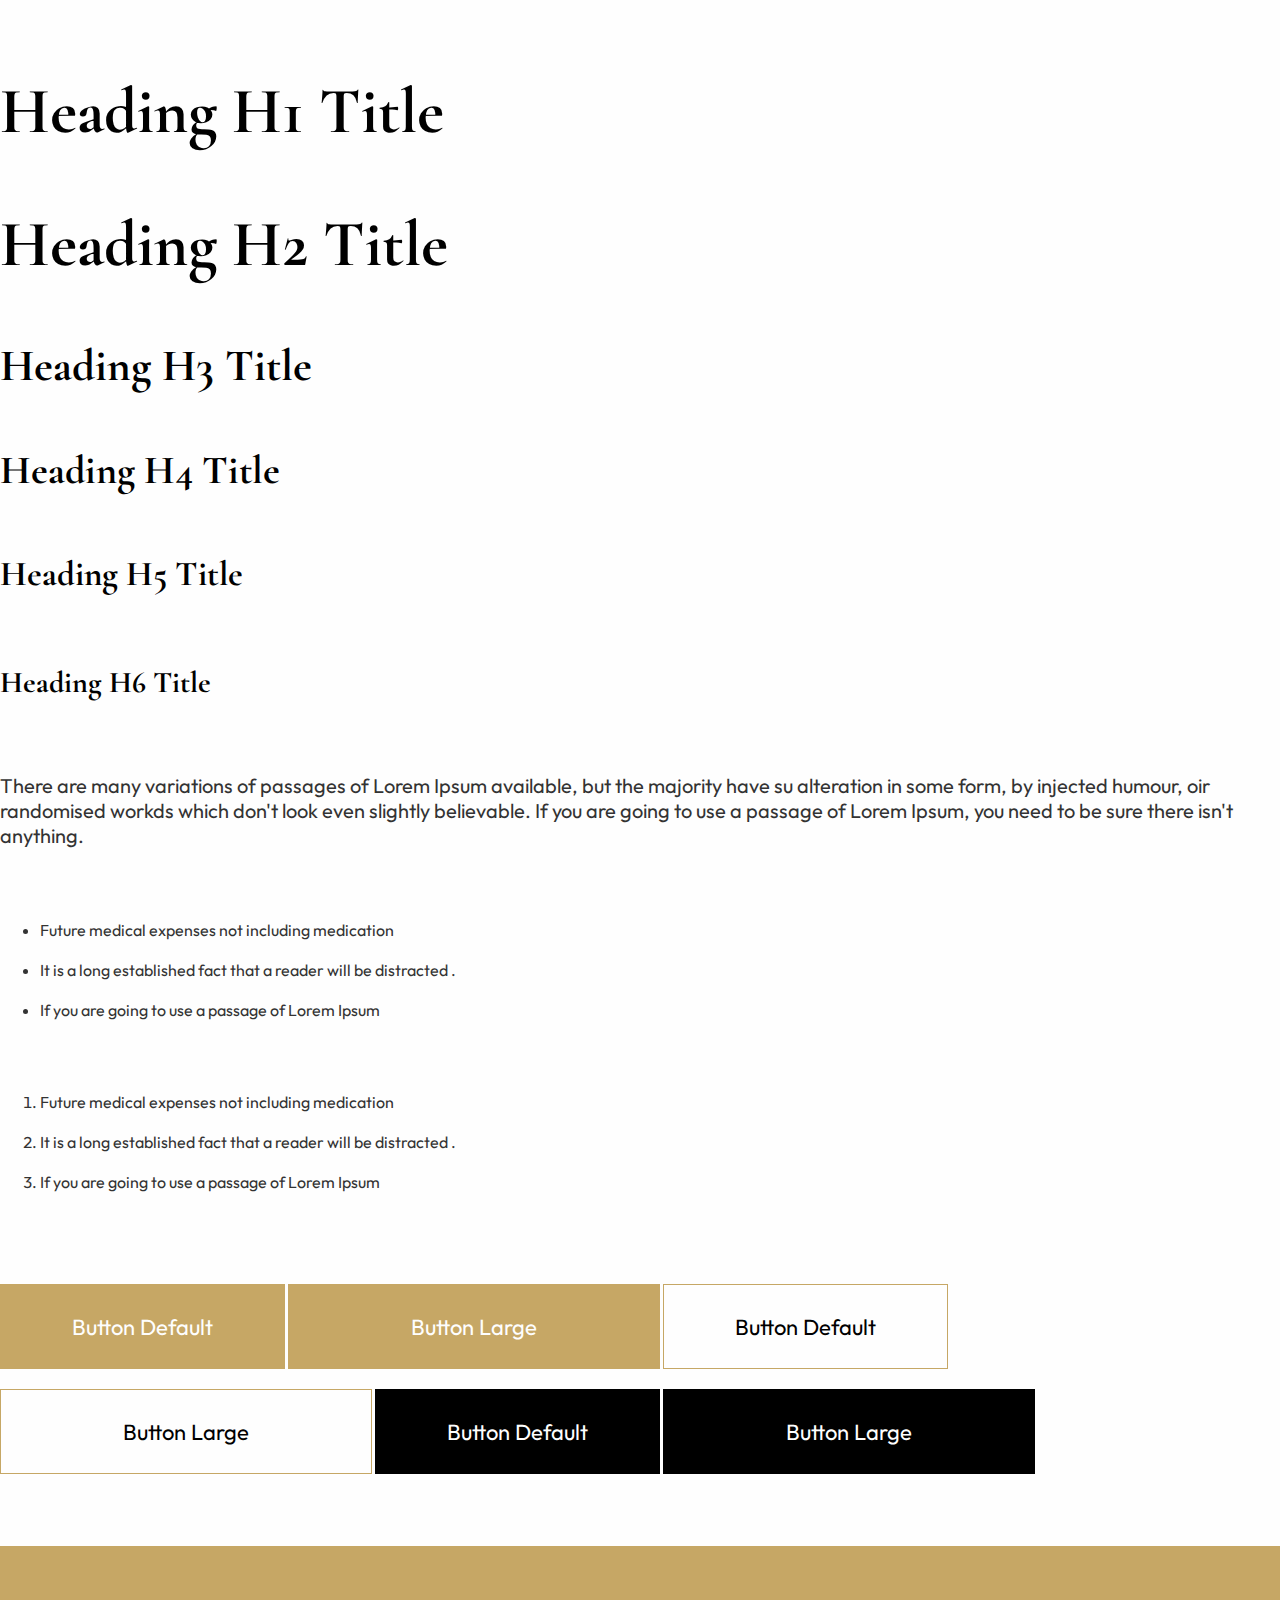
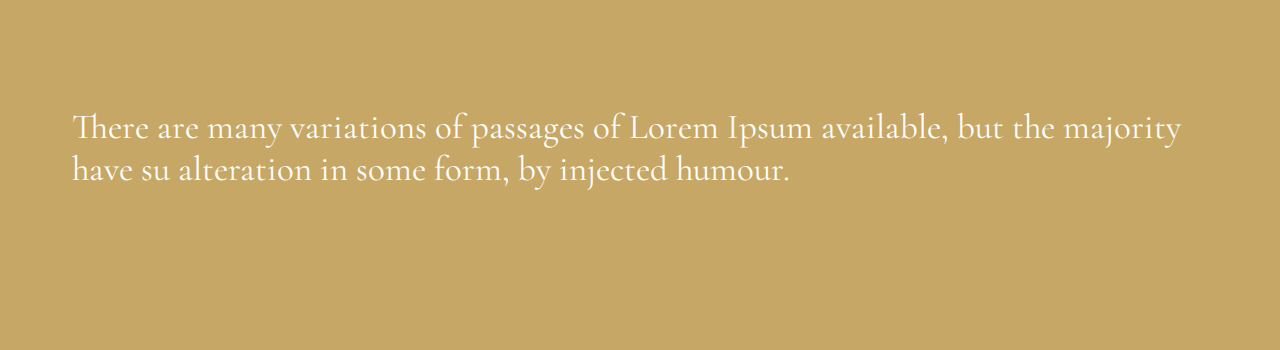
<file: index.html>
<!DOCTYPE html>
<html lang="en">
  <head>
    <meta charset="UTF-8" />
    <meta name="viewport" content="width=device-width, initial-scale=1.0" />
    <link rel="preconnect" href="https://fonts.googleapis.com" />
    <link rel="preconnect" href="https://fonts.gstatic.com" crossorigin />
    <link
      href="https://fonts.googleapis.com/css2?family=Cormorant+Garamond:wght@400;700&family=Outfit:wght@400;500&display=swap"
      rel="stylesheet"
    />
    <link rel="stylesheet" href="style.css" />
    <title>Document</title>
  </head>
  <body class="bg-main color-main font-sans">
    <section class="margin-top-lg">
      <h1 class="font-serif color-light header-xl">Heading H1 Title</h1>
      <h2 class="font-serif color-light header-xl">Heading H2 Title</h2>
      <h3 class="font-serif color-light header-lg">Heading H3 Title</h3>
      <h4 class="font-serif color-light header-md">Heading H4 Title</h4>
      <h5 class="font-serif color-light header-sm">Heading H5 Title</h5>
      <h6 class="font-serif color-light header-xs">Heading H6 Title</h6>
    </section>

    <section class="margin-top-lg">
      <p class="color-main font-sans text-sm">There are many variations of passages of Lorem Ipsum available, but the majority have su alteration in some form, by injected humour, oir randomised workds which don't look even slightly believable. If you are going to use a passage of Lorem Ipsum, you need to be sure there isn't anything.</p>
    </section>

    <section class="margin-top-lg">
      <ul>
        <li class="margin-top-sm">Future medical expenses not including medication</li>
        <li class="margin-top-sm">It is a long established fact that a reader will be distracted .</li>
        <li class="margin-top-sm"> If you are going to use a passage of Lorem Ipsum</li>
      </ul>
      <ol class="margin-top-lg">
        <li class="margin-top-sm">Future medical expenses not including medication</li>
        <li class="margin-top-sm">It is a long established fact that a reader will be distracted .</li>
        <li class="margin-top-sm"> If you are going to use a passage of Lorem Ipsum</li>
      </ol>
    </section>

    <section class="margin-top-lg">
      <button class="margin-top-sm btn btn-primary btn-small">Button Default</button>
      <button class="margin-top-sm btn btn-primary btn-large">Button Large</button>
      <button class="margin-top-sm btn btn-secondary btn-small">Button Default</button>
      <button class="margin-top-sm btn btn-secondary btn-large">Button Large</button>
      <button class="margin-top-sm btn btn-tertiary btn-small">Button Default</button>
      <button class="margin-top-sm btn btn-tertiary btn-large">Button Large</button>
    </section>

    <section class="margin-top-lg">
      <blockquote class="margin-0 bg-brand font-serif text-xl padding-horizontal-lg padding-vertical-lg color-dark">
        There are many variations of passages of Lorem Ipsum available, but the majority have su alteration in some form, by injected humour.
      </blockquote>
    </section>
  </body>
</html>
</file>
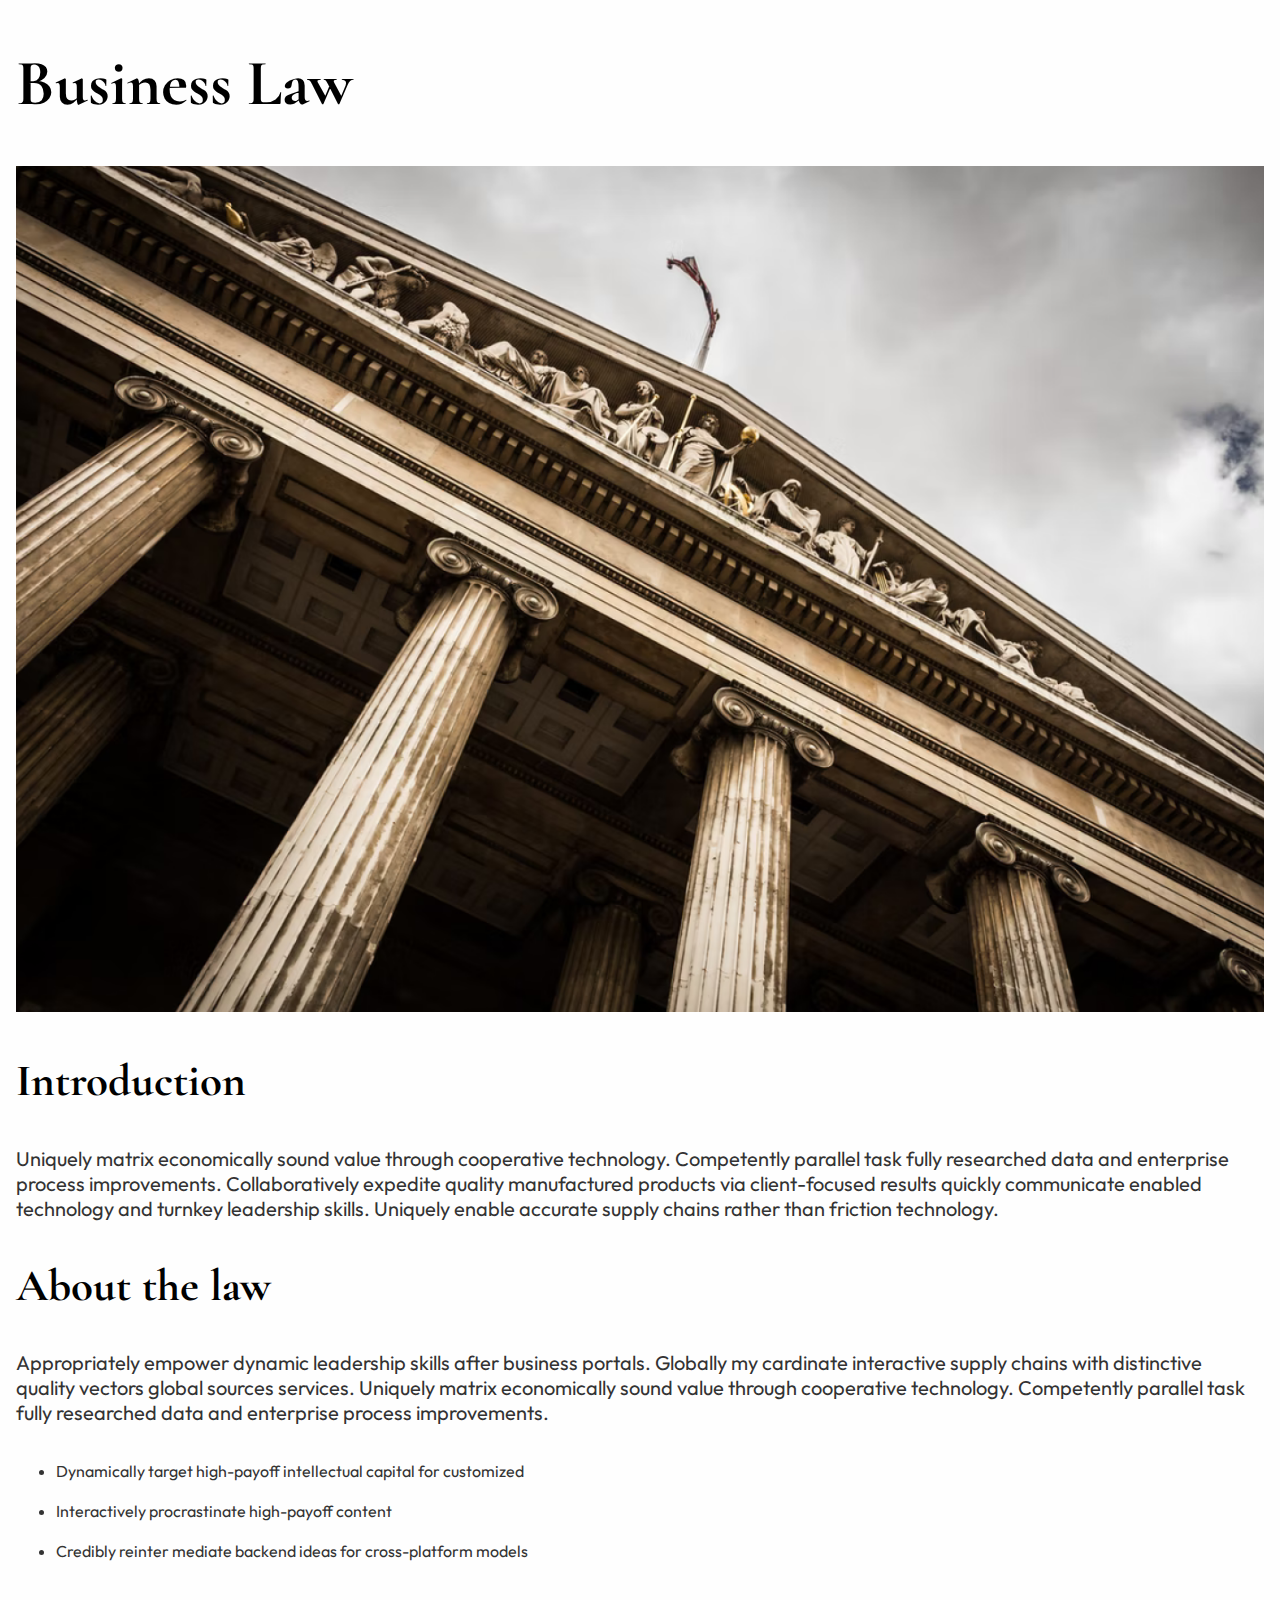
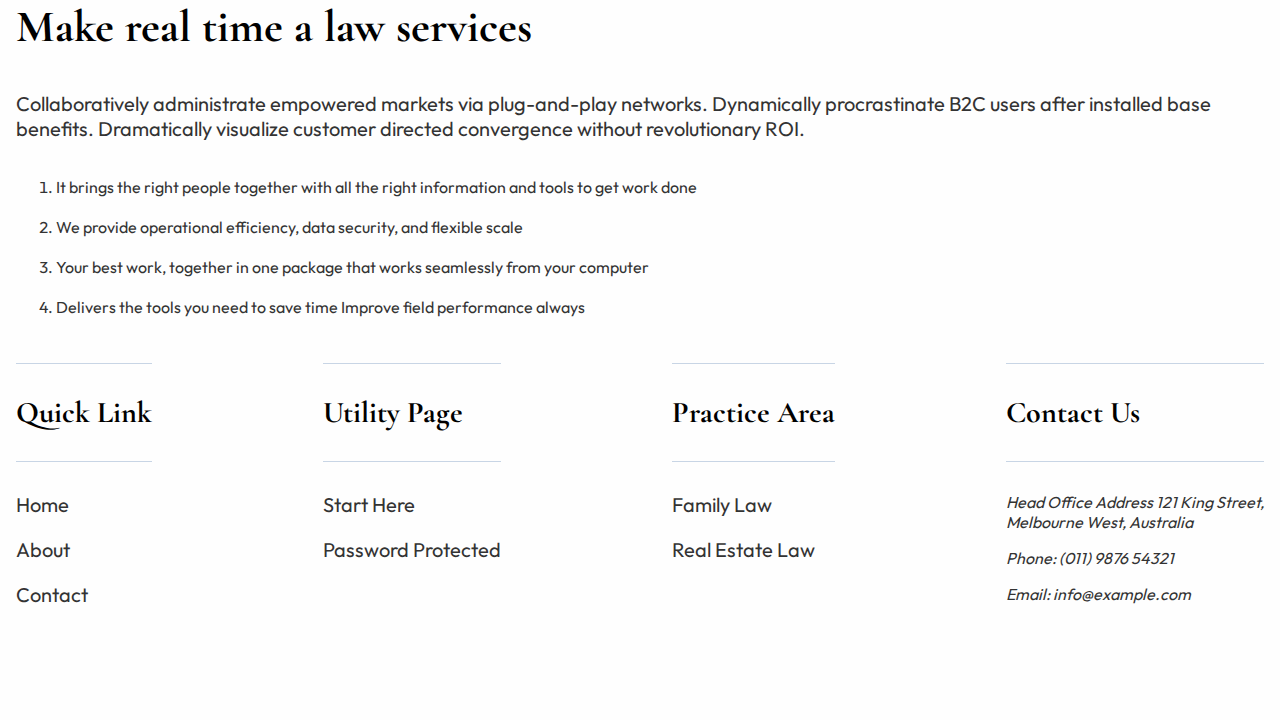
<file: PractiesAreasSingle.html>
<!DOCTYPE html>
<html lang="en">
  <head>
    <meta charset="UTF-8" />
    <meta name="viewport" content="width=device-width, initial-scale=1.0" />
    <link rel="preconnect" href="https://fonts.googleapis.com" />
    <link rel="preconnect" href="https://fonts.gstatic.com" crossorigin />
    <link
      href="https://fonts.googleapis.com/css2?family=Cormorant+Garamond:wght@400;700&family=Outfit:wght@400;500&display=swap"
      rel="stylesheet"
    />
    <link rel="stylesheet" href="style.css" />
    <title>Document</title>
  </head>
  <body class="bg-main color-main font-sans">
    <article class="main-container">
      <h1 class="font-serif color-light header-xl">Business Law</h1>
      <img src="PractiesAreasSingleCover.png" alt="" />
      <h2 class="font-serif color-light header-lg">Introduction</h2>
      <p class="color-main font-sans text-sm">
        Uniquely matrix economically sound value through cooperative technology.
        Competently parallel task fully researched data and enterprise process
        improvements. Collaboratively expedite quality manufactured products via
        client-focused results quickly communicate enabled technology and
        turnkey leadership skills. Uniquely enable accurate supply chains rather
        than friction technology.
      </p>
      <h2 class="font-serif color-light header-lg">About the law</h2>
      <p class="color-main font-sans text-sm">
        Appropriately empower dynamic leadership skills after business portals.
        Globally my cardinate interactive supply chains with distinctive quality
        vectors global sources services. Uniquely matrix economically sound
        value through cooperative technology. Competently parallel task fully
        researched data and enterprise process improvements.
      </p>
      <ul class="margin-top-md">
        <li class="margin-top-sm">
          Dynamically target high-payoff intellectual capital for customized
        </li>
        <li class="margin-top-sm">
          Interactively procrastinate high-payoff content
        </li>
        <li class="margin-top-sm">
          Credibly reinter mediate backend ideas for cross-platform models
        </li>
      </ul>
      <h2 class="font-serif color-light header-lg">
        Make real time a law services
      </h2>
      <p class="color-main font-sans text-sm">
        Collaboratively administrate empowered markets via plug-and-play
        networks. Dynamically procrastinate B2C users after installed base
        benefits. Dramatically visualize customer directed convergence without
        revolutionary ROI.
      </p>
      <ol class="margin-top-md">
        <li class="margin-top-sm">
          It brings the right people together with all the right information and
          tools to get work done
        </li>
        <li class="margin-top-sm">
          We provide operational efficiency, data security, and flexible scale
        </li>
        <li class="margin-top-sm">
          Your best work, together in one package that works seamlessly from
          your computer
        </li>
        <li class="margin-top-sm">
          Delivers the tools you need to save time Improve field performance
          always
        </li>
      </ol>
    </article>
    <footer class="main-container site-footer">
      <section>
        <h3 class="font-serif color-light text-lg footer-header">Quick Link</h3>
        <ul class="footer-links-list">
          <li>
            <a class="font-sans color-main text-sm no-text-decoration" href=""
              >Home</a
            >
          </li>
          <li>
            <a class="font-sans color-main text-sm no-text-decoration" href=""
              >About</a
            >
          </li>
          <li>
            <a class="font-sans color-main text-sm no-text-decoration" href=""
              >Contact</a
            >
          </li>
        </ul>
      </section>
      <section>
        <h3 class="font-serif color-light text-lg footer-header">Utility Page</h3>
        <ul class="footer-links-list">
          <li>
            <a class="font-sans color-main text-sm no-text-decoration" href=""
              >Start Here</a
            >
          </li>
          <li>
            <a class="font-sans color-main text-sm no-text-decoration" href=""
              >Password Protected
            </a>
          </li>
        </ul>
      </section>
      <section>
        <h3 class="font-serif color-light text-lg footer-header">Practice Area</h3>
        <ul class="footer-links-list">
          <li>
            <a class="font-sans color-main text-sm no-text-decoration" href=""
              >Family Law
            </a>
          </li>
          <li>
            <a class="font-sans color-main text-sm no-text-decoration" href=""
              >Real Estate Law
            </a>
          </li>
        </ul>
      </section>
      <section>
        <h3 class="font-serif color-light text-lg footer-header">Contact Us</h3>
        <address>
          <p>
            Head Office Address 121 King Street, <br />Melbourne West, Australia
          </p>

          <p>Phone: (011) 9876 54321</p>
          <p>Email: info@example.com</p>
        </address>
      </section>
    </footer>
  </body>
</html>
</file>
<file: style.css>
/* Colors */

:root {
  --color-brand-main: #c6a765;
  --color-bg-main: #fefefe;
  --color-bg-secondary: #eee;
  --color-button-bg: #161d27;
  --color-text: #333;
  --color-light: #000;
  --color-border: #c8d5e5;

  --font-serif: "Cormorant Garamond", "Times New Roman", Times, serif;
  --font-sans: Outfit, Arial, Helvetica, sans-serif;
}

@media (prefers-color-scheme: dark) {
  :root {
    --color-brand-main: #c6a765;
    --color-bg-main: #1f2732;
    --color-bg-secondary: #2e3947;
    --color-button-bg: #161d27;
    --color-text: #d7d7d7;
    --color-light: #ffffff;
    --color-border: #3a4553;
  }
}

body {
  margin: 0;
}

img {
  max-width: 100%;
}

a:hover {
  text-decoration: underline;
}

/* Text */

/* utility classes */

.bg-main {
  background-color: var(--color-bg-main);
}

.bg-brand {
  background-color: var(--color-brand-main);
}

.color-main {
  color: var(--color-text);
}

.color-light {
  color: var(--color-light);
}

.color-dark {
  color: var(--color-bg-main);
}

.header-xl {
  font-size: 65px;
}

.header-lg {
  font-size: 45px;
}

.header-md {
  font-size: 40px;
}

.header-sm {
  font-size: 35px;
}

.header-xs {
  font-size: 30px;
}

.text-sm {
  font-size: 20px;
}

.text-md {
  font-size: 22px;
}

.text-lg {
  font-size: 30px;
}

.text-xl {
  font-size: 35px;
}

.font-serif {
  font-family: var(--font-serif);
}

.font-sans {
  font-family: var(--font-sans);
}

.margin-top-sm {
  margin-top: 20px;
}

.margin-top-md {
  margin-top: 36px;
}

.margin-top-lg {
  margin-top: 72px;
}

.margin-0 {
  margin: 0;
}

.padding-horizontal-lg {
  padding-left: 72px;
  padding-right: 72px;
}

.padding-vertical-lg {
  padding-top: 160px;
  padding-bottom: 160px;
}

/* components */

.btn {
  font-family: var(--font-sans);
  font-size: 22px;
  height: 85px;
  border: transparent 1px solid;
}

.btn-primary {
  background-color: var(--color-brand-main);
  color: var(--color-bg-main);
  border-color: var(--color-brand-main);
}

.btn-secondary {
  background-color: var(--color-bg-main);
  color: var(--color-light);
  border-color: var(--color-brand-main);
}

.btn-tertiary {
  background-color: var(--color-light);
  color: var(--color-bg-main);
  border-color: var(--color-light);
}

.btn-small {
  width: 285px;
}

.btn-large {
  width: 372px;
}

.no-text-decoration {
  text-decoration: none;
}

.main-container {
  max-width: 1400px;
  padding-left: 16px;
  padding-right: 16px;
  margin: auto;
}

.footer-links-list {
  display: flex;
  flex-direction: column;
  padding: 0;
  margin: 0;
  list-style: none;
  row-gap: 20px;
}

.footer-header {
  border-top: 1px var(--color-border) solid;
  border-bottom: 1px var(--color-border) solid;
  padding-top: 30px;
  padding-bottom: 30px;
}

.site-footer {
  display: flex;
  flex-direction: column;
  row-gap: 40px;
  padding-bottom: 100px;
}

@media (width >= 800px) {
  .site-footer {
    flex-direction: row;
    justify-content: space-between;
  }
}
</file>
